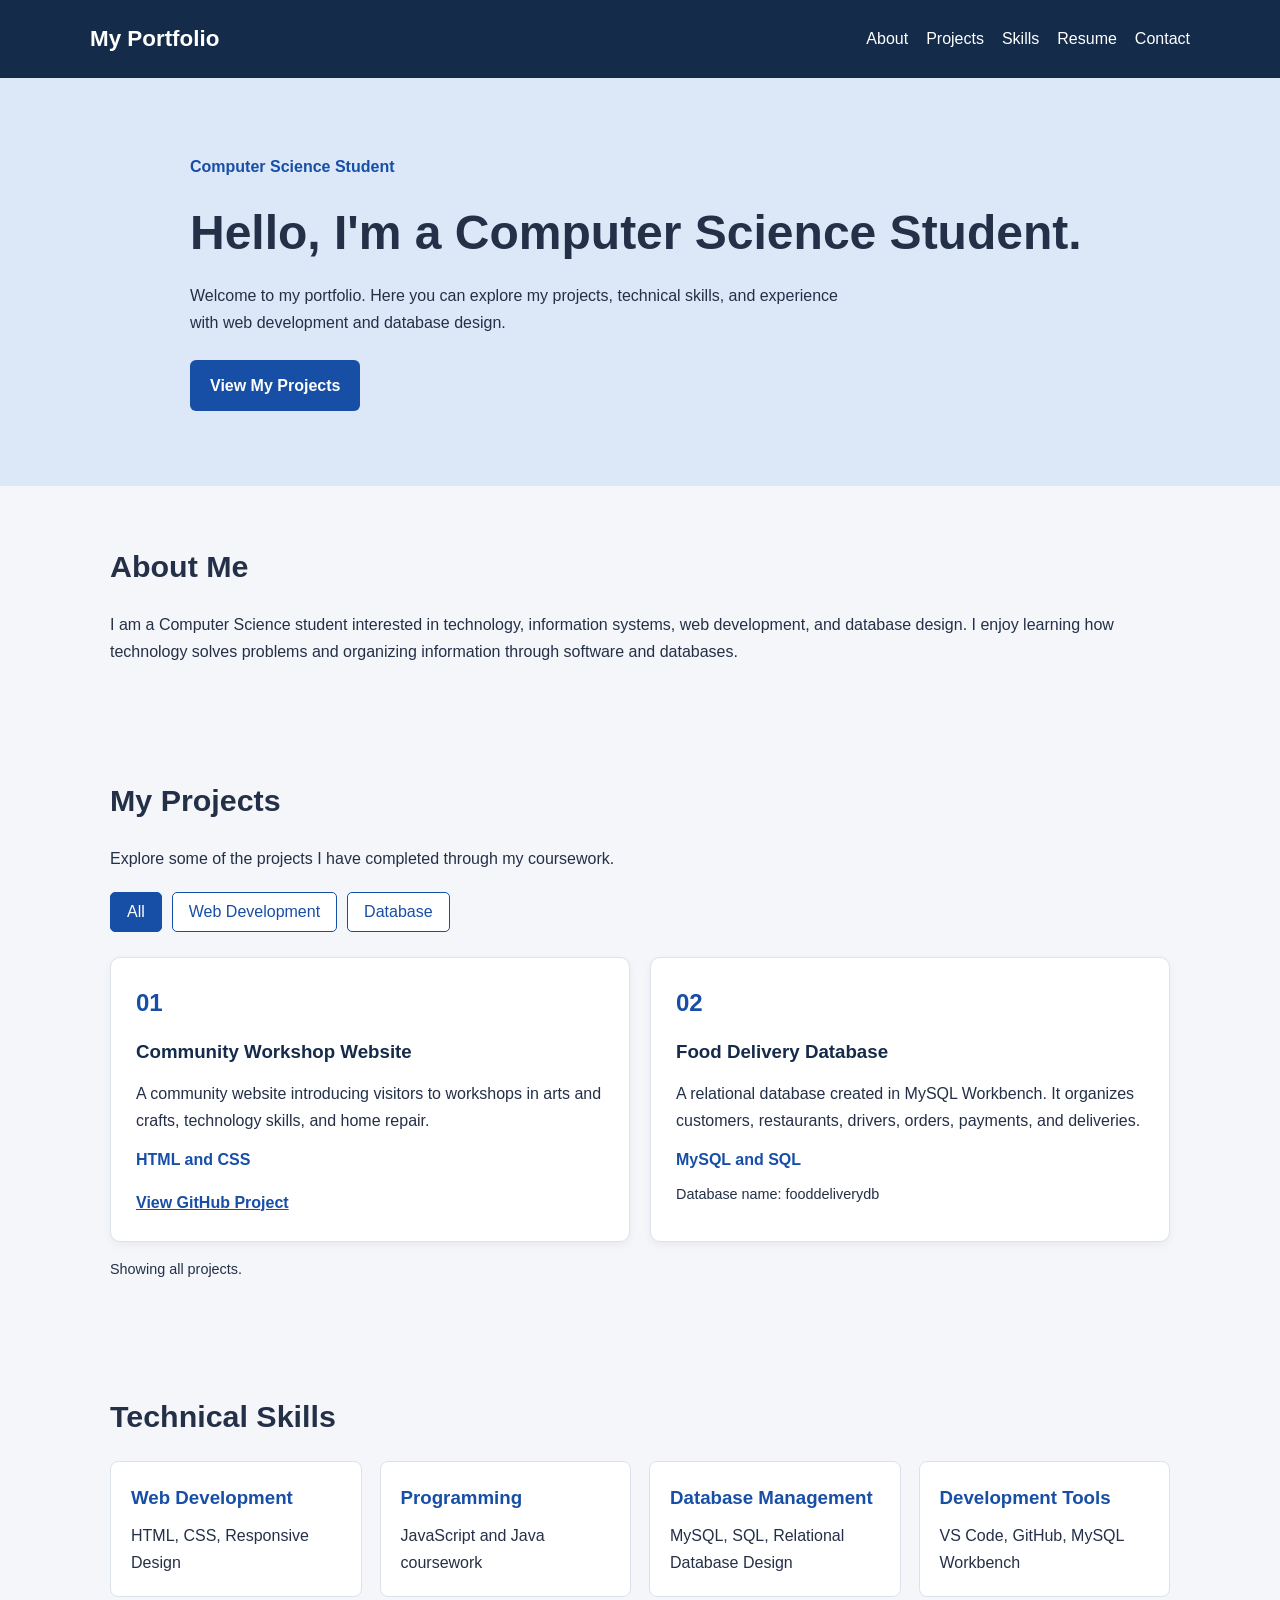
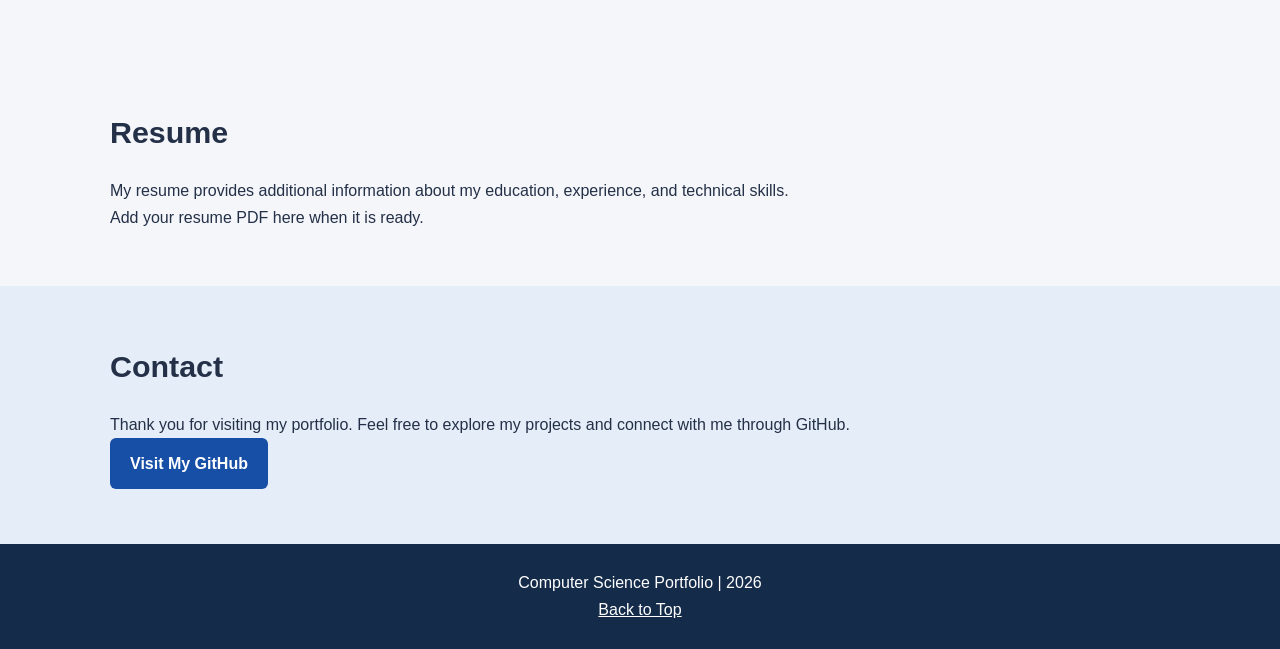
<file: index.html>
<!DOCTYPE html>
<html lang="en">
<head>
    <meta charset="UTF-8">
    <meta name="viewport" content="width=device-width, initial-scale=1.0">
    <meta name="description" content="Personal portfolio showcasing computer science projects and technical skills.">
    <title>My Portfolio | Computer Science</title>
    <link rel="stylesheet" href="styles.css">
    <link rel="icon" href="data:,">
    <script src="app.js" defer></script>
</head>
<body>

<header class="site-header">
    <nav class="navigation" aria-label="Main navigation">
        <a class="logo" href="#home">My Portfolio</a>
        <ul class="nav-links">
            <li><a href="#about">About</a></li>
            <li><a href="#projects">Projects</a></li>
            <li><a href="#skills">Skills</a></li>
            <li><a href="#resume">Resume</a></li>
            <li><a href="#contact">Contact</a></li>
        </ul>
    </nav>
</header>

<main>
    <section id="home" class="hero">
        <div class="hero-content">
            <p class="eyebrow">Computer Science Student</p>
            <h1>Hello, I'm a Computer Science Student.</h1>
            <p>
                Welcome to my portfolio. Here you can explore my
                projects, technical skills, and experience with
                web development and database design.
            </p>
            <a class="primary-button" href="#projects">View My Projects</a>
        </div>
    </section>

    <section id="about" class="section">
        <h2>About Me</h2>
        <p>
            I am a Computer Science student interested in technology,
            information systems, web development, and database design.
            I enjoy learning how technology solves problems and
            organizing information through software and databases.
        </p>
    </section>

    <section id="projects" class="section projects-section">
        <h2>My Projects</h2>
        <p class="section-description">
            Explore some of the projects I have completed through
            my coursework.
        </p>

        <div class="project-filters" aria-label="Filter projects">
            <button class="filter-btn active"
                    type="button"
                    data-category="all"
                    aria-pressed="true">All</button>

            <button class="filter-btn"
                    type="button"
                    data-category="web"
                    aria-pressed="false">Web Development</button>

            <button class="filter-btn"
                    type="button"
                    data-category="database"
                    aria-pressed="false">Database</button>
        </div>

        <div class="project-grid">

            <article class="project-card" data-category="web">
                <div class="project-icon" aria-hidden="true">01</div>
                <h3>Community Workshop Website</h3>
                <p>
                    A community website introducing visitors to
                    workshops in arts and crafts, technology skills,
                    and home repair.
                </p>
                <p class="technology">
                    HTML and CSS
                </p>
                <a href="https://github.com/Dxno1/cs300-assignment2"
                   target="_blank"
                   rel="noopener noreferrer">
                    View GitHub Project
                </a>
            </article>

            <article class="project-card" data-category="database">
                <div class="project-icon" aria-hidden="true">02</div>
                <h3>Food Delivery Database</h3>
                <p>
                    A relational database created in MySQL Workbench.
                    It organizes customers, restaurants, drivers,
                    orders, payments, and deliveries.
                </p>
                <p class="technology">
                    MySQL and SQL
                </p>
                <p class="project-detail">
                    Database name: fooddeliverydb
                </p>
            </article>

        </div>
        <p id="filter-status" class="filter-status"
           aria-live="polite">Showing all projects.</p>
    </section>

    <section id="skills" class="section">
        <h2>Technical Skills</h2>
        <div class="skills-grid">
            <div class="skill-card">
                <h3>Web Development</h3>
                <p>HTML, CSS, Responsive Design</p>
            </div>
            <div class="skill-card">
                <h3>Programming</h3>
                <p>JavaScript and Java coursework</p>
            </div>
            <div class="skill-card">
                <h3>Database Management</h3>
                <p>MySQL, SQL, Relational Database Design</p>
            </div>
            <div class="skill-card">
                <h3>Development Tools</h3>
                <p>VS Code, GitHub, MySQL Workbench</p>
            </div>
        </div>
    </section>

    <section id="resume" class="section">
        <h2>Resume</h2>
        <p>
            My resume provides additional information about my
            education, experience, and technical skills.
        </p>
        <p>Add your resume PDF here when it is ready.</p>
    </section>

    <section id="contact" class="section contact-section">
        <h2>Contact</h2>
        <p>
            Thank you for visiting my portfolio. Feel free to
            explore my projects and connect with me through GitHub.
        </p>
        <a class="primary-button"
           href="https://github.com/Dxno1"
           target="_blank"
           rel="noopener noreferrer">
            Visit My GitHub
        </a>
    </section>
</main>

<footer class="site-footer">
    <p>Computer Science Portfolio | 2026</p>
    <a href="#home">Back to Top</a>
</footer>

</body>
</html>
</file>
<file: styles.css>
/* General settings */
* {
    box-sizing: border-box;
    margin: 0;
    padding: 0;
}

html {
    scroll-behavior: smooth;
}

body {
    font-family: Arial, sans-serif;
    background-color: #f4f6fa;
    color: #243047;
    line-height: 1.7;
}

a {
    color: #174ea6;
}

a:focus-visible,
button:focus-visible {
    outline: 3px solid #e09b26;
    outline-offset: 4px;
}

/* Header and navigation */
.site-header {
    background-color: #142b4a;
    color: white;
    padding: 20px;
}

.navigation {
    display: flex;
    flex-direction: column;
    align-items: center;
    gap: 16px;
    max-width: 1100px;
    margin: auto;
}

.logo {
    color: white;
    font-size: 1.4rem;
    font-weight: bold;
    text-decoration: none;
}

.nav-links {
    display: flex;
    flex-wrap: wrap;
    justify-content: center;
    gap: 18px;
    list-style: none;
}

.nav-links a {
    color: white;
    text-decoration: none;
}

.nav-links a:hover {
    text-decoration: underline;
}

/* Hero section */
.hero {
    background-color: #dce8f7;
    padding: 75px 20px;
}

.hero-content {
    max-width: 900px;
    margin: auto;
}

.eyebrow {
    color: #174ea6;
    font-weight: bold;
    margin-bottom: 10px;
}

h1 {
    font-size: 2.3rem;
    line-height: 1.2;
    margin-bottom: 20px;
}

.hero-content > p {
    max-width: 650px;
    margin-bottom: 24px;
}

/* Buttons */
.primary-button {
    display: inline-block;
    background-color: #174ea6;
    color: white;
    padding: 12px 20px;
    border-radius: 6px;
    text-decoration: none;
    font-weight: bold;
}

.primary-button:hover {
    background-color: #103a7d;
}

/* Main sections */
.section {
    max-width: 1100px;
    margin: auto;
    padding: 55px 20px;
}

.section h2 {
    font-size: 1.9rem;
    margin-bottom: 18px;
}

.section-description {
    margin-bottom: 20px;
}

/* Project filters */
.project-filters {
    display: flex;
    flex-wrap: wrap;
    gap: 10px;
    margin-bottom: 25px;
}

.filter-btn {
    background-color: white;
    color: #174ea6;
    border: 1px solid #174ea6;
    border-radius: 5px;
    padding: 10px 16px;
    cursor: pointer;
    font-size: 1rem;
}

.filter-btn:hover,
.filter-btn.active {
    background-color: #174ea6;
    color: white;
}

.filter-status {
    margin-top: 15px;
    font-size: 0.9rem;
}

/* Project cards */
.project-grid {
    display: grid;
    grid-template-columns: minmax(0, 1fr);
    gap: 20px;
    max-width: 1100px;
    margin: 0 auto;
}

.project-card {
    background-color: white;
    padding: 25px;
    border-radius: 10px;
    border: 1px solid #dce2eb;
    box-shadow: 0 3px 10px rgba(0, 0, 0, 0.05);
}

.project-card h3 {
    margin: 12px 0;
    color: #142b4a;
}

.project-card a {
    display: inline-block;
    margin-top: 15px;
    font-weight: bold;
}

.project-icon {
    color: #174ea6;
    font-size: 1.5rem;
    font-weight: bold;
}

.technology {
    color: #174ea6;
    font-weight: bold;
    margin-top: 12px;
}

.project-detail {
    font-size: 0.9rem;
    margin-top: 8px;
}

/* Skills */
.skills-grid {
    display: grid;
    grid-template-columns: minmax(0, 1fr);
    gap: 18px;
}

.skill-card {
    background-color: white;
    padding: 20px;
    border-radius: 8px;
    border: 1px solid #dce2eb;
}

.skill-card h3 {
    color: #174ea6;
    margin-bottom: 8px;
}

/* Contact */
.contact-section {
    background-color: #e5edf8;
    max-width: none;
    padding-left: max(20px, calc((100% - 1060px) / 2));
    padding-right: 20px;
}

/* Footer */
.site-footer {
    background-color: #142b4a;
    color: white;
    text-align: center;
    padding: 25px;
}

.site-footer a {
    color: white;
}

/* Larger screens */
@media (min-width: 600px) {
    .navigation {
        flex-direction: row;
        justify-content: space-between;
    }

    .project-grid,
    .skills-grid {
        grid-template-columns: repeat(2, minmax(0, 1fr));
    }

    h1 {
        font-size: 3rem;
    }
}

@media (min-width: 900px) {
    .project-grid {
        grid-template-columns: repeat(2, minmax(0, 1fr));
    }

    .skills-grid {
        grid-template-columns: repeat(4, minmax(0, 1fr));
    }
}

/* Respect reduced motion settings */
@media (prefers-reduced-motion: reduce) {
    html {
        scroll-behavior: auto;
    }
}
</file>
